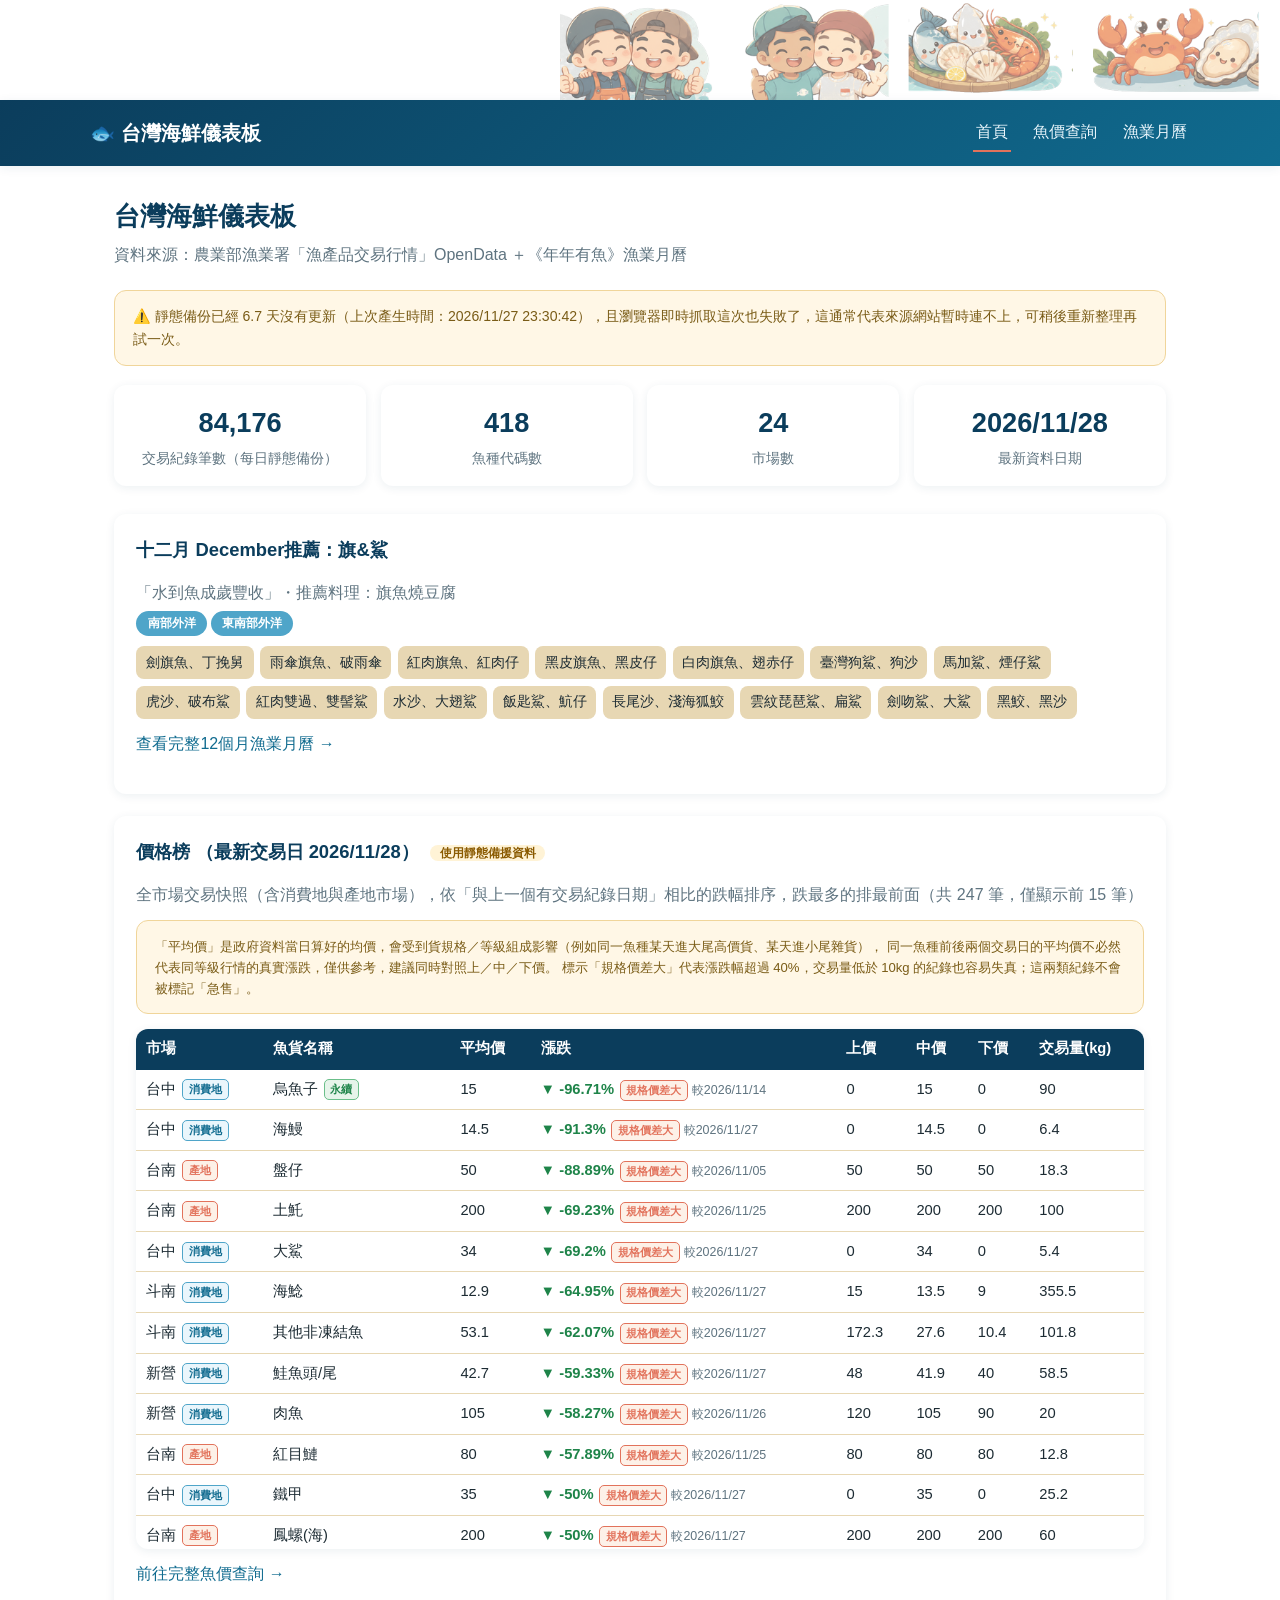
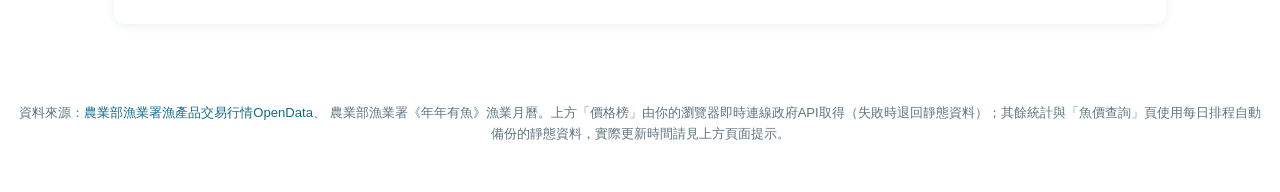
<file: docs/index.html>
<!DOCTYPE html>
<html lang="zh-Hant">
<head>
<meta charset="UTF-8">
<meta name="viewport" content="width=device-width, initial-scale=1.0">
<title>台灣海鮮儀表板</title>
<link rel="stylesheet" href="assets/css/style.css">
</head>
<body>
<div class="watermark-strip top"></div>
<header class="site-header">
  <div class="header-inner">
    <a class="brand" href="index.html">🐟 台灣海鮮儀表板</a>
    <nav class="nav-links">
      <a href="index.html" class="active">首頁</a>
      <a href="prices.html">魚價查詢</a>
      <a href="calendar.html">漁業月曆</a>
    </nav>
  </div>
</header>

<main>
  <h1 class="page-title">台灣海鮮儀表板</h1>
  <p class="page-subtitle">資料來源：農業部漁業署「漁產品交易行情」OpenData ＋《年年有魚》漁業月曆</p>

  <div id="update-notice" class="notice" style="display:none;"></div>

  <div class="stat-grid" id="stat-grid">
    <div class="stat-card"><div class="num">–</div><div class="label">交易紀錄筆數</div></div>
    <div class="stat-card"><div class="num">–</div><div class="label">魚種代碼數</div></div>
    <div class="stat-card"><div class="num">–</div><div class="label">市場數</div></div>
    <div class="stat-card"><div class="num">–</div><div class="label">最新資料日期</div></div>
  </div>

  <div class="card" id="month-card">
    <h2>本月推薦魚種</h2>
    <div class="loading">載入中…</div>
  </div>

  <div class="card">
    <h2>價格榜 <span id="board-date"></span> <span id="live-status"></span></h2>
    <p class="page-subtitle" id="latest-caption" style="margin-bottom:0.4rem;"></p>
    <p class="notice" id="price-caveat" style="margin-bottom:0.9rem;font-size:0.82rem;">
      「平均價」是政府資料當日算好的均價，會受到貨規格／等級組成影響（例如同一魚種某天進大尾高價貨、某天進小尾雜貨），
      同一魚種前後兩個交易日的平均價不必然代表同等級行情的真實漲跌，僅供參考，建議同時對照上／中／下價。
      標示「規格價差大」代表漲跌幅超過 40%，交易量低於 10kg 的紀錄也容易失真；這兩類紀錄不會被標記「急售」。
    </p>
    <div class="table-wrap">
      <table>
        <thead>
          <tr><th>市場</th><th>魚貨名稱</th><th>平均價</th><th>漲跌</th><th>上價</th><th>中價</th><th>下價</th><th>交易量(kg)</th></tr>
        </thead>
        <tbody id="latest-tbody">
          <tr><td colspan="8" class="loading">載入中…</td></tr>
        </tbody>
      </table>
    </div>
    <p style="margin-top:0.8rem;"><a href="prices.html">前往完整魚價查詢 →</a></p>
  </div>
</main>

<footer class="site-footer">
  資料來源：<a href="https://data.moa.gov.tw/open_detail.aspx?id=039" target="_blank" rel="noopener">農業部漁業署漁產品交易行情OpenData</a>、
  農業部漁業署《年年有魚》漁業月曆。上方「價格榜」由你的瀏覽器即時連線政府API取得（失敗時退回靜態資料）；其餘統計與「魚價查詢」頁使用每日排程自動備份的靜態資料，實際更新時間請見上方頁面提示。
</footer>

<script src="assets/js/common.js"></script>
<script>
(async function () {
  try {
    const meta = await DataAPI.getMeta();

    // 價格榜：先嘗試瀏覽器直接呼叫政府API抓即時資料（原理同 hsuchihting 的網站，
    // 用訪客自己的網路IP去要資料，不會被GitHub Actions會遇到的防護機制擋下），失敗才退回靜態latest.json
    // 這段刻意放在最前面，因為下面的統計卡片／黃色提示區也要用即時抓到的最新日期，避免跟即時榜單日期矛盾。
    const liveStatusEl = document.getElementById("live-status");
    let latest;
    let liveOk = false;
    try {
      const [liveRows, speciesList, staticHistory] = await Promise.all([
        fetchLiveAquaticRows(10),
        DataAPI.getSpecies(),
        DataAPI.getHistory(),
      ]);
      const liveLatest = buildLiveLatest(staticHistory, liveRows, speciesList);
      if (!liveLatest.date || liveLatest.records.length === 0) throw new Error("即時資料為空");
      latest = liveLatest;
      liveOk = true;
      liveStatusEl.textContent = "✓ 即時資料";
      liveStatusEl.className = "live";
    } catch (err) {
      console.warn("即時抓取失敗，改用上次靜態更新的資料：", err.message);
      latest = await DataAPI.getLatest();
      liveStatusEl.textContent = "使用靜態備援資料";
      liveStatusEl.className = "fallback";
    }

    const liveIsNewer = liveOk && latest.date > meta.latestDate;
    const effectiveLatestDate = liveIsNewer ? latest.date : meta.latestDate;

    const grid = document.getElementById("stat-grid");
    grid.innerHTML = `
      <div class="stat-card"><div class="num">${meta.recordCount.toLocaleString()}</div><div class="label">交易紀錄筆數（每日靜態備份）</div></div>
      <div class="stat-card"><div class="num">${meta.speciesCount}</div><div class="label">魚種代碼數</div></div>
      <div class="stat-card"><div class="num">${meta.marketCount}</div><div class="label">市場數</div></div>
      <div class="stat-card"><div class="num">${formatDateTW(effectiveLatestDate)}</div><div class="label">最新資料日期${liveIsNewer ? "（即時）" : ""}</div></div>
    `;

    const notice = document.getElementById("update-notice");
    const generated = new Date(meta.generatedAt);
    const ageDays = (Date.now() - generated.getTime()) / (1000 * 60 * 60 * 24);
    notice.style.display = "block";
    if (liveIsNewer) {
      notice.textContent = `✓ 已透過你瀏覽器即時連線農業部API，取得最新交易日期 ${formatDateTW(latest.date)} 的資料（下方「價格榜」即為此即時資料）。上方統計筆數／魚種數／市場數仍是每日排程備份的靜態統計（最後備份於 ${formatDateTime(meta.generatedAt)}，涵蓋至 ${meta.dateRange.end}），這兩者本來就會有落差，屬正常現象，不代表資料有誤。`;
    } else if (ageDays > 3) {
      notice.textContent = `⚠️ 靜態備份已經 ${ageDays.toFixed(1)} 天沒有更新（上次產生時間：${formatDateTime(meta.generatedAt)}），且瀏覽器即時抓取這次也失敗了，這通常代表來源網站暫時連不上，可稍後重新整理再試一次。`;
    } else {
      notice.textContent = `資料最後更新於 ${formatDateTime(meta.generatedAt)}，涵蓋 ${meta.dateRange.start} ~ ${meta.dateRange.end}（其中有交易紀錄的天數：${meta.datesWithData.length} 天，週末與國定假日通常無資料屬正常現象）。`;
    }

    document.getElementById("board-date").textContent = `（最新交易日 ${formatDateTW(latest.date)}）`;
    document.getElementById("latest-caption").textContent = `全市場交易快照（含消費地與產地市場），依「與上一個有交易紀錄日期」相比的跌幅排序，跌最多的排最前面（共 ${latest.records.length} 筆，僅顯示前 15 筆）`;
    const tbody = document.getElementById("latest-tbody");
    if (latest.records.length === 0) {
      tbody.innerHTML = `<tr><td colspan="8" class="empty-state">尚無資料</td></tr>`;
    } else {
      tbody.innerHTML = latest.records.slice(0, 15).map((r) => `
        <tr>
          <td>${r.market}${marketTypeBadge(r)}</td>
          <td>${r.isUrgent ? '<span class="urgent-badge">急售</span>' : ""}${r.speciesName}${farmedSustainBadges(r)}</td>
          <td>${money(r.avgPrice)}</td>
          <td>${priceChangeBadge(r)}</td>
          <td>${money(r.priceHigh)}</td>
          <td>${money(r.priceMid)}</td>
          <td>${money(r.priceLow)}</td>
          <td>${money(r.volume)}</td>
        </tr>
      `).join("");
    }

    // 本月推薦魚種
    const calendar = await DataAPI.getFishCalendar();
    const thisMonth = new Date().getMonth() + 1;
    const monthData = calendar.月曆資料.find(m => m.月份 === thisMonth);
    const monthCard = document.getElementById("month-card");
    if (monthData) {
      const origins = monthData.主要產地
        ? monthData.主要產地.map(o => `<span class="badge">${o}</span>`).join("")
        : `<span class="badge muted">尚無比對到的產地資料</span>`;
      const species = monthData.推薦魚種.map(sp => `
        <div class="species-chip">${sp.中文名}</div>
      `).join("");
      monthCard.innerHTML = `
        <h2>${monthData.月份名稱}推薦：${monthData.主題分類}</h2>
        <p class="page-subtitle" style="margin:0.2rem 0;">「${monthData.盛產季}」・推薦料理：${monthData.推薦料理}</p>
        <div>${origins}</div>
        <div class="species-chip-list">${species}</div>
        <p style="margin-top:0.8rem;"><a href="calendar.html">查看完整12個月漁業月曆 →</a></p>
      `;
    } else {
      monthCard.innerHTML = `<p class="empty-state">找不到本月的月曆資料</p>`;
    }
  } catch (err) {
    console.error(err);
    document.getElementById("stat-grid").innerHTML = `<div class="empty-state">資料載入失敗：${err.message}</div>`;
  }
})();
</script>
</body>
</html>
</file>
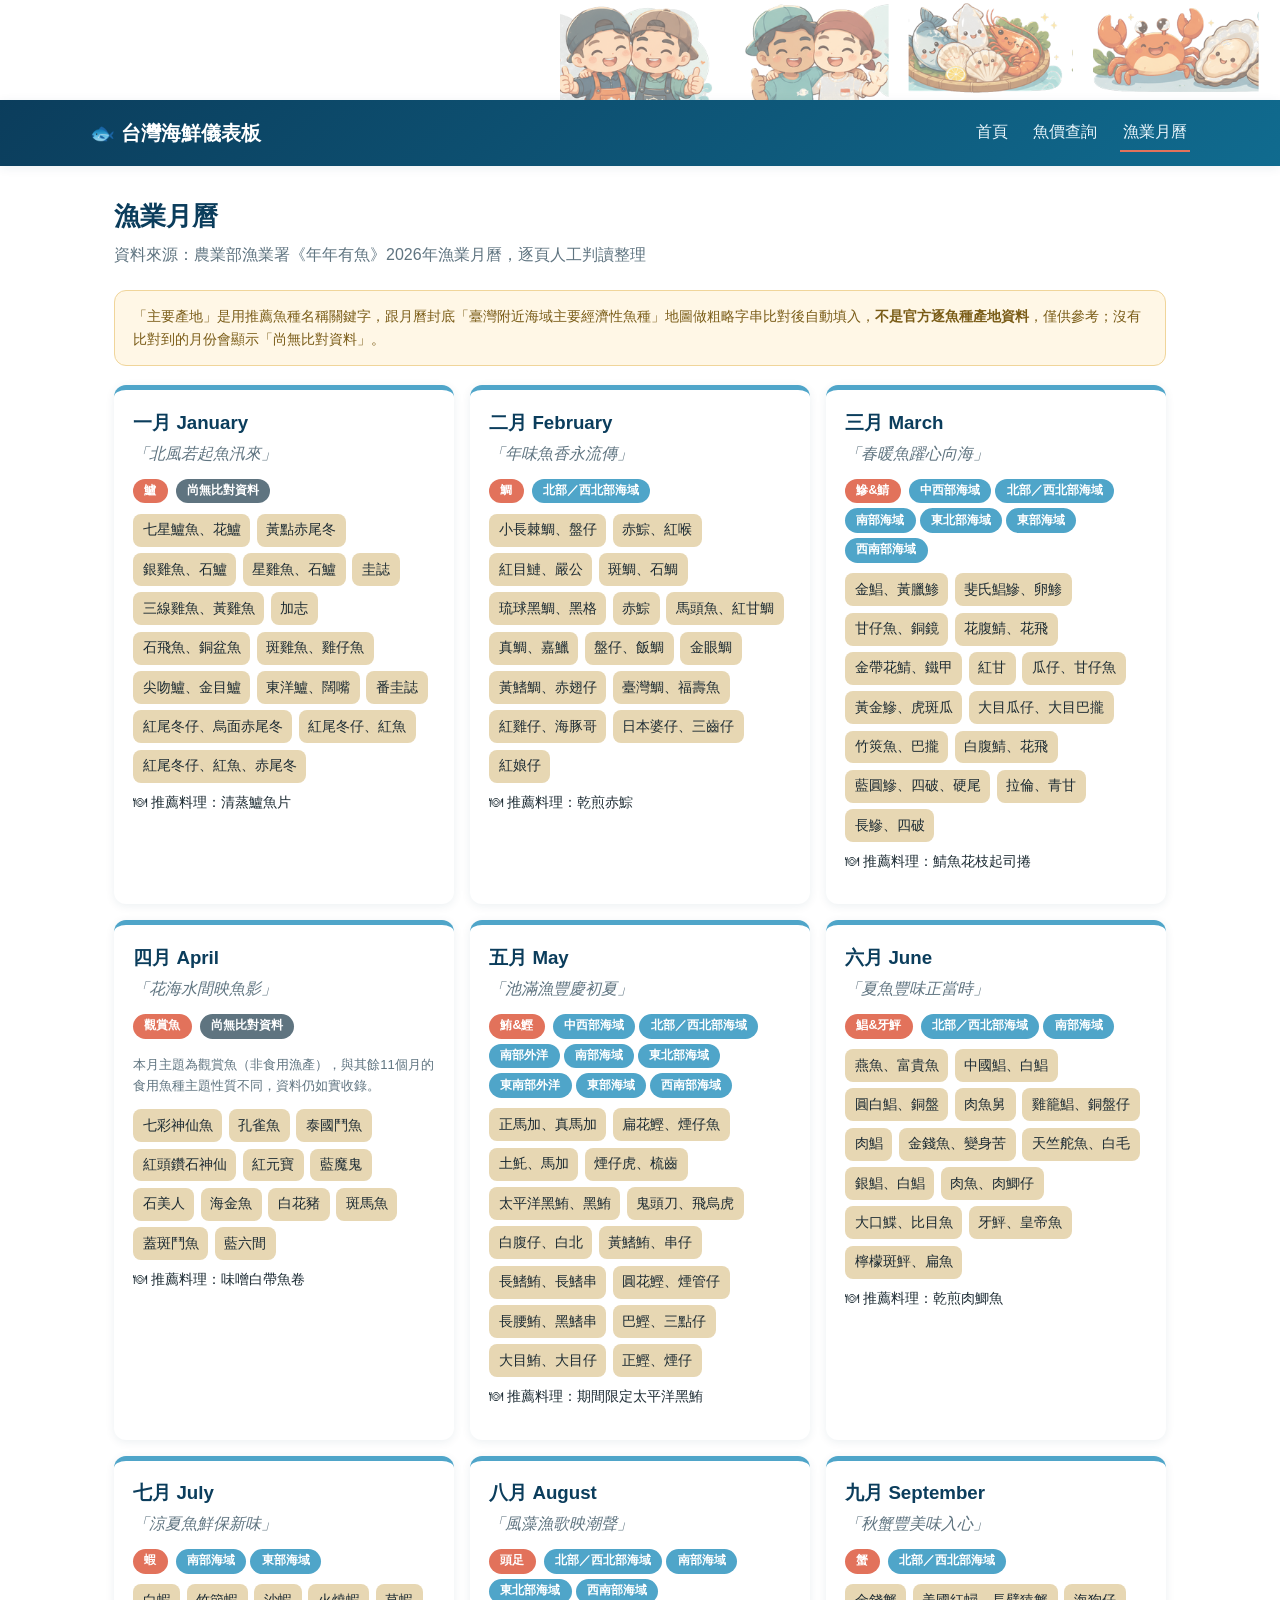
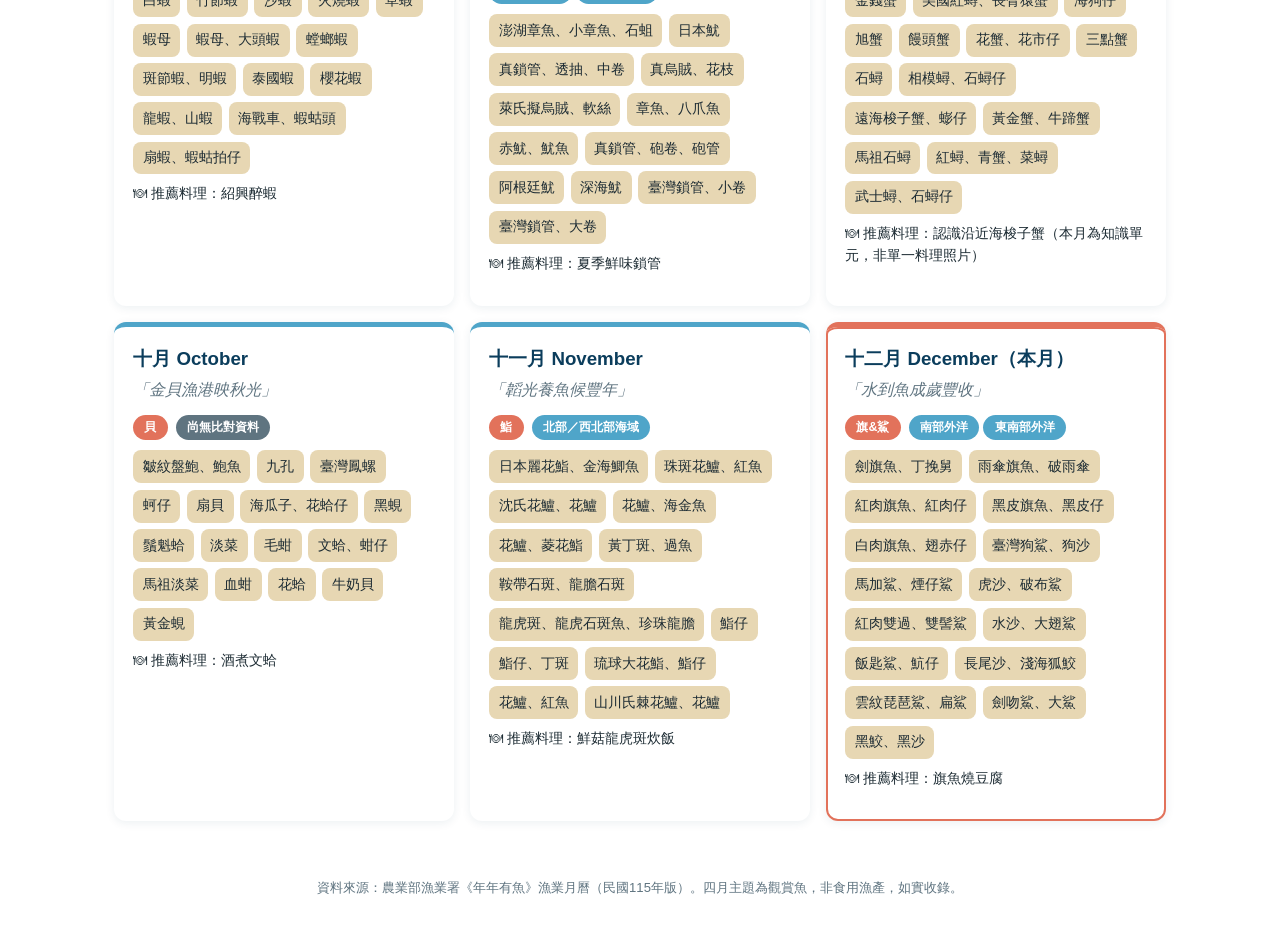
<file: docs/calendar.html>
<!DOCTYPE html>
<html lang="zh-Hant">
<head>
<meta charset="UTF-8">
<meta name="viewport" content="width=device-width, initial-scale=1.0">
<title>漁業月曆 - 台灣海鮮儀表板</title>
<link rel="stylesheet" href="assets/css/style.css">
</head>
<body>
<div class="watermark-strip top"></div>
<header class="site-header">
  <div class="header-inner">
    <a class="brand" href="index.html">🐟 台灣海鮮儀表板</a>
    <nav class="nav-links">
      <a href="index.html">首頁</a>
      <a href="prices.html">魚價查詢</a>
      <a href="calendar.html" class="active">漁業月曆</a>
    </nav>
  </div>
</header>

<main>
  <h1 class="page-title">漁業月曆</h1>
  <p class="page-subtitle">資料來源：農業部漁業署《年年有魚》2026年漁業月曆，逐頁人工判讀整理</p>

  <div class="notice">
    「主要產地」是用推薦魚種名稱關鍵字，跟月曆封底「臺灣附近海域主要經濟性魚種」地圖做粗略字串比對後自動填入，<strong>不是官方逐魚種產地資料</strong>，僅供參考；沒有比對到的月份會顯示「尚無比對資料」。
  </div>

  <div class="calendar-grid" id="calendar-grid">
    <div class="loading">載入中…</div>
  </div>
</main>

<footer class="site-footer">
  資料來源：農業部漁業署《年年有魚》漁業月曆（民國115年版）。四月主題為觀賞魚，非食用漁產，如實收錄。
</footer>

<script src="assets/js/common.js"></script>
<script>
(async function () {
  const grid = document.getElementById("calendar-grid");
  try {
    const calendar = await DataAPI.getFishCalendar();
    const thisMonth = new Date().getMonth() + 1;
    grid.innerHTML = calendar.月曆資料.map(m => {
      const isCurrent = m.月份 === thisMonth;
      const origins = m.主要產地
        ? m.主要產地.map(o => `<span class="badge">${o}</span>`).join("")
        : `<span class="badge muted">尚無比對資料</span>`;
      const species = m.推薦魚種.map(sp => `
        <div class="species-chip">${sp.中文名}</div>
      `).join("");
      const note = m.備註 ? `<p style="font-size:0.82rem;color:var(--muted);">${m.備註}</p>` : "";
      return `
        <div class="month-card ${isCurrent ? "current" : ""}">
          <h3>${m.月份名稱}${isCurrent ? "（本月）" : ""}</h3>
          <p class="slogan">「${m.盛產季}」</p>
          <div class="badge coral">${m.主題分類}</div>
          ${origins}
          ${note}
          <div class="species-chip-list">${species}</div>
          <p class="recipe">🍽 推薦料理：${m.推薦料理}</p>
        </div>
      `;
    }).join("");
  } catch (err) {
    console.error(err);
    grid.innerHTML = `<div class="empty-state">資料載入失敗：${err.message}</div>`;
  }
})();
</script>
</body>
</html>
</file>
<file: docs/assets/css/style.css>
:root {
  --ocean-deep: #0b3d5c;
  --ocean: #106b8f;
  --ocean-light: #4fa5c9;
  --sand: #ffffff;
  --sand-dark: #e7d7b3;
  --coral: #e2725b;
  --ink: #1c2b33;
  --muted: #5f7480;
  --card-bg: #ffffff;
  --radius: 12px;
  --shadow: 0 2px 10px rgba(11, 61, 92, 0.08);
  font-size: 16px;
}

* { box-sizing: border-box; }

body {
  margin: 0;
  font-family: "Noto Sans TC", "PingFang TC", "Microsoft JhengHei", -apple-system, BlinkMacSystemFont, sans-serif;
  background-color: var(--sand);
  color: var(--ink);
  line-height: 1.6;
}

/* 頁面最上方的浮水印圖片橫幅（4張圖並排靠右），見docs/assets/img/top_watermark_strip.png
   不拉寬、不重複，維持原比例、靠右對齊 */
.watermark-strip {
  width: 100%;
  height: 100px;
  background-repeat: no-repeat;
  background-position: right center;
  background-size: auto 100%;
  opacity: 0.6;
  pointer-events: none;
}
.watermark-strip.top { background-image: url("../img/top_watermark_strip.png"); }

@media (max-width: 640px) {
  .watermark-strip { height: 64px; }
}

a { color: var(--ocean); text-decoration: none; }
a:hover { text-decoration: underline; }

.site-header {
  background: linear-gradient(135deg, var(--ocean-deep), var(--ocean));
  color: #fff;
  padding: 0.9rem 1.5rem;
  position: sticky;
  top: 0;
  z-index: 10;
  box-shadow: var(--shadow);
}

.site-header .header-inner {
  max-width: 1100px;
  margin: 0 auto;
  display: flex;
  align-items: center;
  justify-content: space-between;
  flex-wrap: wrap;
  gap: 0.5rem;
}

.brand {
  font-size: 1.25rem;
  font-weight: 700;
  color: #fff;
  display: flex;
  align-items: center;
  gap: 0.4rem;
}

.brand:hover { text-decoration: none; opacity: 0.9; }

.nav-links { display: flex; gap: 1.2rem; }

.nav-links a {
  color: #eaf6fc;
  font-weight: 500;
  padding: 0.3rem 0.2rem;
  border-bottom: 2px solid transparent;
}

.nav-links a.active,
.nav-links a:hover {
  border-bottom: 2px solid var(--coral);
  text-decoration: none;
}

main {
  max-width: 1100px;
  margin: 0 auto;
  padding: 1.5rem;
}

.page-title {
  font-size: 1.6rem;
  font-weight: 700;
  margin: 0.4rem 0 0.3rem;
  color: var(--ocean-deep);
}

.page-subtitle {
  color: var(--muted);
  margin: 0 0 1.4rem;
}

.stat-grid {
  display: grid;
  grid-template-columns: repeat(auto-fit, minmax(150px, 1fr));
  gap: 0.9rem;
  margin: 1.2rem 0 1.8rem;
}

.stat-card {
  background: var(--card-bg);
  border-radius: var(--radius);
  box-shadow: var(--shadow);
  padding: 1rem 1.1rem;
  text-align: center;
}

.stat-card .num {
  font-size: 1.7rem;
  font-weight: 800;
  color: var(--ocean-deep);
}

.stat-card .label {
  font-size: 0.85rem;
  color: var(--muted);
  margin-top: 0.2rem;
}

.card {
  background: var(--card-bg);
  border-radius: var(--radius);
  box-shadow: var(--shadow);
  padding: 1.3rem 1.4rem;
  margin-bottom: 1.4rem;
}

.card h2 {
  margin-top: 0;
  color: var(--ocean-deep);
  font-size: 1.15rem;
}

.badge {
  display: inline-block;
  background: var(--ocean-light);
  color: #fff;
  border-radius: 999px;
  padding: 0.15rem 0.7rem;
  font-size: 0.78rem;
  font-weight: 600;
  margin: 0.15rem 0.25rem 0.15rem 0;
}

.badge.coral { background: var(--coral); }
.badge.muted { background: var(--muted); }

.species-chip-list { display: flex; flex-wrap: wrap; gap: 0.4rem; margin-top: 0.5rem; }

.species-chip {
  background: var(--sand-dark);
  border-radius: 8px;
  padding: 0.35rem 0.6rem;
  font-size: 0.85rem;
}

.species-chip .en { color: var(--muted); font-size: 0.75rem; display: block; }

table {
  width: 100%;
  border-collapse: collapse;
  font-size: 0.92rem;
}

thead th {
  text-align: left;
  background: var(--ocean-deep);
  color: #fff;
  padding: 0.55rem 0.6rem;
  position: sticky;
  top: 0;
}

tbody td {
  padding: 0.5rem 0.6rem;
  border-bottom: 1px solid var(--sand-dark);
}

tbody tr:hover { background: #f2f8fb; }

.table-wrap {
  max-height: 520px;
  overflow: auto;
  border-radius: var(--radius);
  box-shadow: var(--shadow);
}

.filters {
  display: flex;
  flex-wrap: wrap;
  gap: 0.8rem;
  align-items: end;
  margin-bottom: 1.2rem;
}

.filter-group { display: flex; flex-direction: column; gap: 0.3rem; }
.filter-group label { font-size: 0.82rem; color: var(--muted); font-weight: 600; }

input, select {
  padding: 0.5rem 0.6rem;
  border: 1px solid var(--sand-dark);
  border-radius: 8px;
  font-size: 0.92rem;
  background: #fff;
  min-width: 150px;
}

button {
  padding: 0.55rem 1rem;
  border: none;
  border-radius: 8px;
  background: var(--ocean);
  color: #fff;
  font-weight: 600;
  cursor: pointer;
}

button:hover { background: var(--ocean-deep); }
button.secondary { background: var(--sand-dark); color: var(--ink); }

.calendar-grid {
  display: grid;
  grid-template-columns: repeat(auto-fit, minmax(260px, 1fr));
  gap: 1rem;
}

.month-card {
  background: var(--card-bg);
  border-radius: var(--radius);
  box-shadow: var(--shadow);
  padding: 1.1rem 1.2rem;
  border-top: 5px solid var(--ocean-light);
}

.month-card.current { border-top-color: var(--coral); box-shadow: 0 0 0 2px var(--coral) inset, var(--shadow); }

.month-card h3 { margin: 0 0 0.2rem; color: var(--ocean-deep); }
.month-card .slogan { color: var(--muted); font-style: italic; margin: 0.1rem 0 0.6rem; }
.month-card .recipe { font-size: 0.88rem; margin-top: 0.5rem; }

.notice {
  background: #fff7e6;
  border: 1px solid #f0d59a;
  border-radius: var(--radius);
  padding: 0.9rem 1.1rem;
  font-size: 0.88rem;
  color: #7a5c17;
  margin-bottom: 1.2rem;
}

.site-footer {
  text-align: center;
  color: var(--muted);
  font-size: 0.82rem;
  padding: 2rem 1rem 3rem;
}

.chart-wrap { position: relative; height: 320px; margin-top: 1rem; }

/* 漲跌（台股慣例：紅漲、綠跌） */
.price-change { font-weight: 700; white-space: nowrap; }
.price-change.up { color: #c0392b; }
.price-change.down { color: #1e8449; }
.price-change.flat, .price-change.new { color: var(--muted); font-weight: 500; }
.price-change .prev-date { font-weight: 400; color: var(--muted); font-size: 0.78rem; margin-left: 0.25rem; }

/* 漲跌幅可信度警示：漲跌幅過大，可能是規格/等級組成不同造成，非同批貨真實漲跌（見data_notes.md） */
.mix-note {
  display: inline-block;
  background: #fdf1e8;
  color: var(--coral);
  border: 1px solid var(--coral);
  font-size: 0.68rem;
  font-weight: 700;
  border-radius: 5px;
  padding: 0.05rem 0.35rem;
  margin-left: 0.35rem;
  cursor: help;
  white-space: normal;
}

.urgent-badge {
  display: inline-block;
  background: #1e8449;
  color: #fff;
  font-size: 0.7rem;
  font-weight: 700;
  border-radius: 6px;
  padding: 0.1rem 0.4rem;
  margin-right: 0.4rem;
}

/* 即時資料狀態標籤（價格榜標題旁） */
#live-status {
  font-size: 0.72rem;
  font-weight: 700;
  vertical-align: middle;
  border-radius: 999px;
  padding: 0.15rem 0.6rem;
  margin-left: 0.4rem;
}
#live-status.live { background: #e6f4ea; color: #1e8449; }
#live-status.fallback { background: #fff3d6; color: #8a5a00; }

/* 消費地／產地市場標籤 */
.market-type-badge {
  display: inline-block;
  font-size: 0.68rem;
  font-weight: 700;
  border-radius: 5px;
  padding: 0.05rem 0.35rem;
  margin-left: 0.4rem;
  vertical-align: middle;
}
.market-type-badge.consumer { background: #eaf6fc; color: var(--ocean); border: 1px solid var(--ocean-light); }
.market-type-badge.origin { background: #fdf1e8; color: var(--coral); border: 1px solid var(--coral); }

/* 養殖／永續標籤（僅消費地市場資料顯示，見common.js farmedSustainBadges） */
.tag-badge {
  display: inline-block;
  font-size: 0.68rem;
  font-weight: 700;
  border-radius: 5px;
  padding: 0.05rem 0.35rem;
  margin-left: 0.35rem;
  vertical-align: middle;
}
.tag-badge.farmed { background: #fff3d6; color: #8a5a00; border: 1px solid #e8b944; }
.tag-badge.sustain { background: #e6f4ea; color: #1e8449; border: 1px solid #6bbf8a; }

.market-type-filter { display: flex; gap: 0.4rem; }
.market-type-filter button {
  background: var(--sand-dark);
  color: var(--ink);
  font-size: 0.85rem;
  padding: 0.4rem 0.8rem;
}
.market-type-filter button.active {
  background: var(--ocean);
  color: #fff;
}

.loading, .empty-state {
  color: var(--muted);
  padding: 1.2rem;
  text-align: center;
}

@media (max-width: 640px) {
  .nav-links { gap: 0.7rem; font-size: 0.9rem; }
  .site-header .header-inner { flex-direction: column; align-items: flex-start; }
}
</file>
